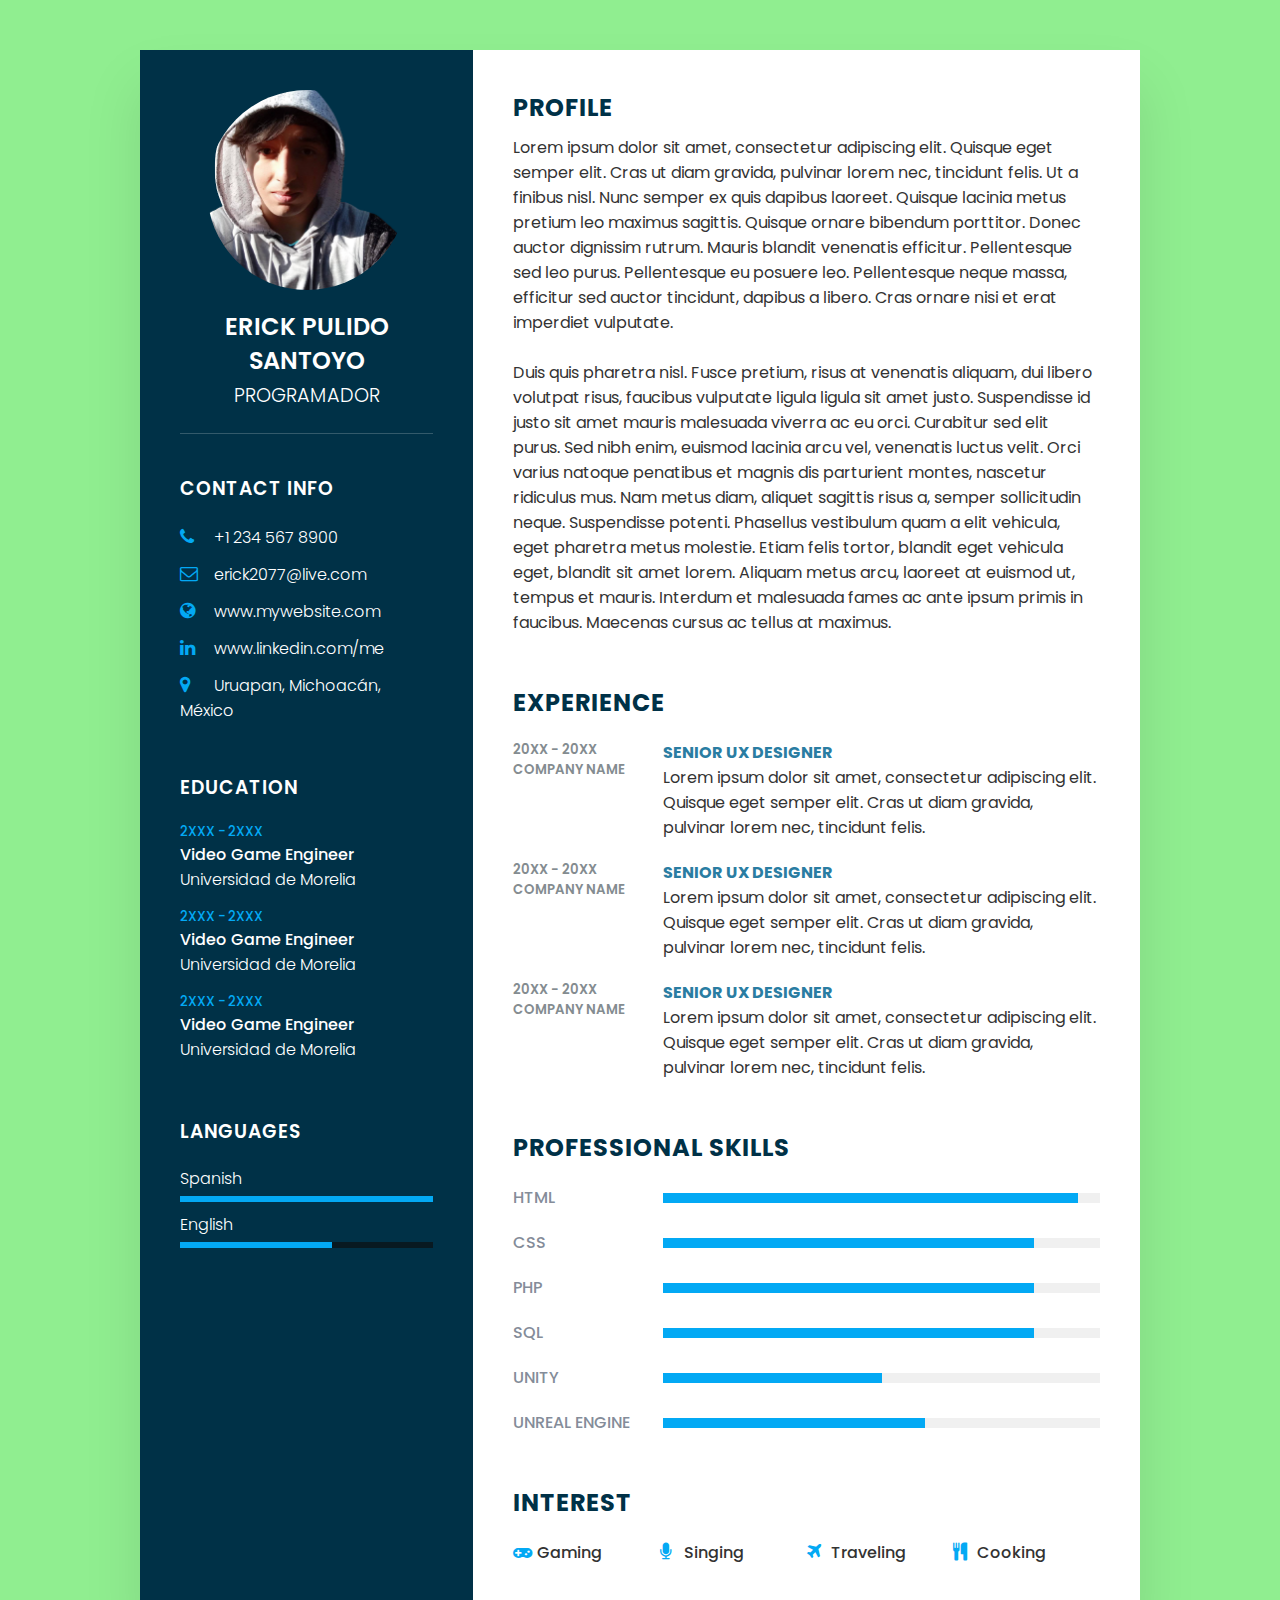
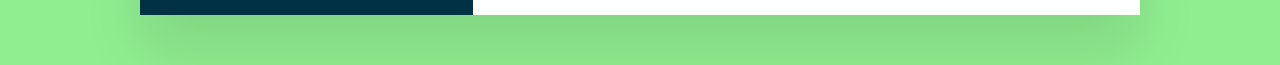
<file: cv_erick.html>
<!DOCTYPE html>
<html>
    <head>
        <meta charset="utf-8">
        <meta name="viewport" content="width=device-width, initial-scale=1.0">
        <link rel="stylesheet" type="text/css" href="cv_erick.css">
        <link rel="stylesheet" href="https://cdnjs.cloudflare.com/ajax/libs/font-awesome/4.7.0/css/font-awesome.css" integrity="sha512-5A8nwdMOWrSz20fDsjczgUidUBR8liPYU+WymTZP1lmY9G6Oc7HlZv156XqnsgNUzTyMefFTcsFH/tnJE/+xBg==" crossorigin="anonymous" referrerpolicy="no-referrer" />
    </head>
    <body>
        <div class="container">
            <div class="left_side">
                <div class="profileText">
                    <div class="imgBx">
                        <img src="erick.png">
                    </div>
                    <h2>Erick Pulido Santoyo<br><span>Programador</span></h2>
                </div>
                <div class="contactInfo">
                    <h3 class="title">Contact Info</h3>
                    <ul>
                        <li>
                            <span class="icon"><i class="fa fa-phone" aria-hidden="true"></i></span>
                            <span class="text">+1 234 567 8900</span>
                        </li>
                        <li>
                            <span class="icon"><i class="fa fa-envelope-o" aria-hidden="true"></i></span>
                            <span class="text">erick2077@live.com</span>
                        </li>
                        <li>
                            <span class="icon"><i class="fa fa-globe" aria-hidden="true"></i></span>
                            <span class="text">www.mywebsite.com</span>
                        </li>
                        <li>
                            <span class="icon"><i class="fa fa-linkedin" aria-hidden="true"></i></span>
                            <span class="text">www.linkedin.com/me</span>
                        </li>
                        <li>
                            <span class="icon"><i class="fa fa-map-marker" aria-hidden="true"></i></span>
                            <span class="text">Uruapan, Michoacán, México</span>
                        </li>
                    </ul>
                </div>

                <div class="contactInfo education">
                    <h3 class="title">Education</h3>
                    <ul>
                        <li>
                            <h5>2XXX - 2XXX</h5>
                            <h4>Video Game Engineer</h4>
                            <h4>Universidad de Morelia</h4>
                        </li>
                        <li>
                            <h5>2XXX - 2XXX</h5>
                            <h4>Video Game Engineer</h4>
                            <h4>Universidad de Morelia</h4>
                        </li>
                        <li>
                            <h5>2XXX - 2XXX</h5>
                            <h4>Video Game Engineer</h4>
                            <h4>Universidad de Morelia</h4>
                        </li>
                    </ul>
                </div>

                <div class="contactInfo language">
                    <h3 class="title">Languages</h3>
                    <ul>
                        <li>
                            <span class="text">Spanish</span>
                            <span class="percent">
                                <div style="width: 100%;"></div>
                            </span>
                        </li>
                        <li>
                            <span class="text">English</span>
                            <span class="percent">
                                <div style="width: 60%;"></div>
                            </span>
                        </li>
                    </ul>
                </div>
            </div>

            <div class="right_side">
                <div class="about">
                    <h2 class="title2">Profile</h2>
                    <p>Lorem ipsum dolor sit amet, consectetur adipiscing elit. Quisque eget semper elit. Cras ut diam gravida, pulvinar lorem nec, tincidunt felis. Ut a finibus nisl. Nunc semper ex quis dapibus laoreet. Quisque lacinia metus pretium leo maximus sagittis. Quisque ornare bibendum porttitor. Donec auctor dignissim rutrum. Mauris blandit venenatis efficitur. Pellentesque sed leo purus. Pellentesque eu posuere leo. Pellentesque neque massa, efficitur sed auctor tincidunt, dapibus a libero. Cras ornare nisi et erat imperdiet vulputate.
                    <br><br>Duis quis pharetra nisl. Fusce pretium, risus at venenatis aliquam, dui libero volutpat risus, faucibus vulputate ligula ligula sit amet justo. Suspendisse id justo sit amet mauris malesuada viverra ac eu orci. Curabitur sed elit purus. Sed nibh enim, euismod lacinia arcu vel, venenatis luctus velit. Orci varius natoque penatibus et magnis dis parturient montes, nascetur ridiculus mus. Nam metus diam, aliquet sagittis risus a, semper sollicitudin neque. Suspendisse potenti. Phasellus vestibulum quam a elit vehicula, eget pharetra metus molestie. Etiam felis tortor, blandit eget vehicula eget, blandit sit amet lorem. Aliquam metus arcu, laoreet at euismod ut, tempus et mauris. Interdum et malesuada fames ac ante ipsum primis in faucibus. Maecenas cursus ac tellus at maximus.</p>
                </div>
                <div class="about">
                    <h2 class="title2">Experience</h2>
                    <div class="box">
                        <div class="year_company">
                            <h5>20XX - 20XX</h5>
                            <h5>Company Name</h5>
                        </div>
                        <div class="text">
                            <h4>Senior UX Designer</h4>
                            <p>Lorem ipsum dolor sit amet, consectetur adipiscing elit. Quisque eget semper elit. Cras ut diam gravida, pulvinar lorem nec, tincidunt felis.</p>
                        </div>
                    </div>
                    <div class="box">
                        <div class="year_company">
                            <h5>20XX - 20XX</h5>
                            <h5>Company Name</h5>
                        </div>
                        <div class="text">
                            <h4>Senior UX Designer</h4>
                            <p>Lorem ipsum dolor sit amet, consectetur adipiscing elit. Quisque eget semper elit. Cras ut diam gravida, pulvinar lorem nec, tincidunt felis.</p>
                        </div>
                    </div>
                    <div class="box">
                        <div class="year_company">
                            <h5>20XX - 20XX</h5>
                            <h5>Company Name</h5>
                        </div>
                        <div class="text">
                            <h4>Senior UX Designer</h4>
                            <p>Lorem ipsum dolor sit amet, consectetur adipiscing elit. Quisque eget semper elit. Cras ut diam gravida, pulvinar lorem nec, tincidunt felis.</p>
                        </div>
                    </div>
                </div>

                <div class="about skills">
                    <h2 class="title2">Professional Skills</h2>
                    <div class="box">
                        <h4>Html</h4>
                        <div class="percent">
                            <div style="width: 95%;"></div>
                        </div>
                    </div>
                    <div class="box">
                        <h4>CSS</h4>
                        <div class="percent">
                            <div style="width: 85%;"></div>
                        </div>
                    </div>
                    <div class="box">
                        <h4>PHP</h4>
                        <div class="percent">
                            <div style="width: 85%;"></div>
                        </div>
                    </div>
                    <div class="box">
                        <h4>Sql</h4>
                        <div class="percent">
                            <div style="width: 85%;"></div>
                        </div>
                    </div>
                    <div class="box">
                        <h4>Unity</h4>
                        <div class="percent">
                            <div style="width: 50%;"></div>
                        </div>
                    </div>
                    <div class="box">
                        <h4>Unreal Engine</h4>
                        <div class="percent">
                            <div style="width: 60%;"></div>
                        </div>
                    </div>
                </div>

                <div class="about interest">
                    <h2 class="title2">Interest</h2>
                    <ul>
                        <li><i class="fa fa-gamepad" aria-hidden="true"></i> Gaming</li>
                        <li><i class="fa fa-microphone" aria-hidden="true"></i> Singing</li>
                        <li><i class="fa fa-plane" aria-hidden="true"></i> Traveling</li>
                        <li><i class="fa fa-cutlery" aria-hidden="true"></i> Cooking</li>
                    </ul>
                </div>

            </div>
        </div>
    </body>
</html>
</file>
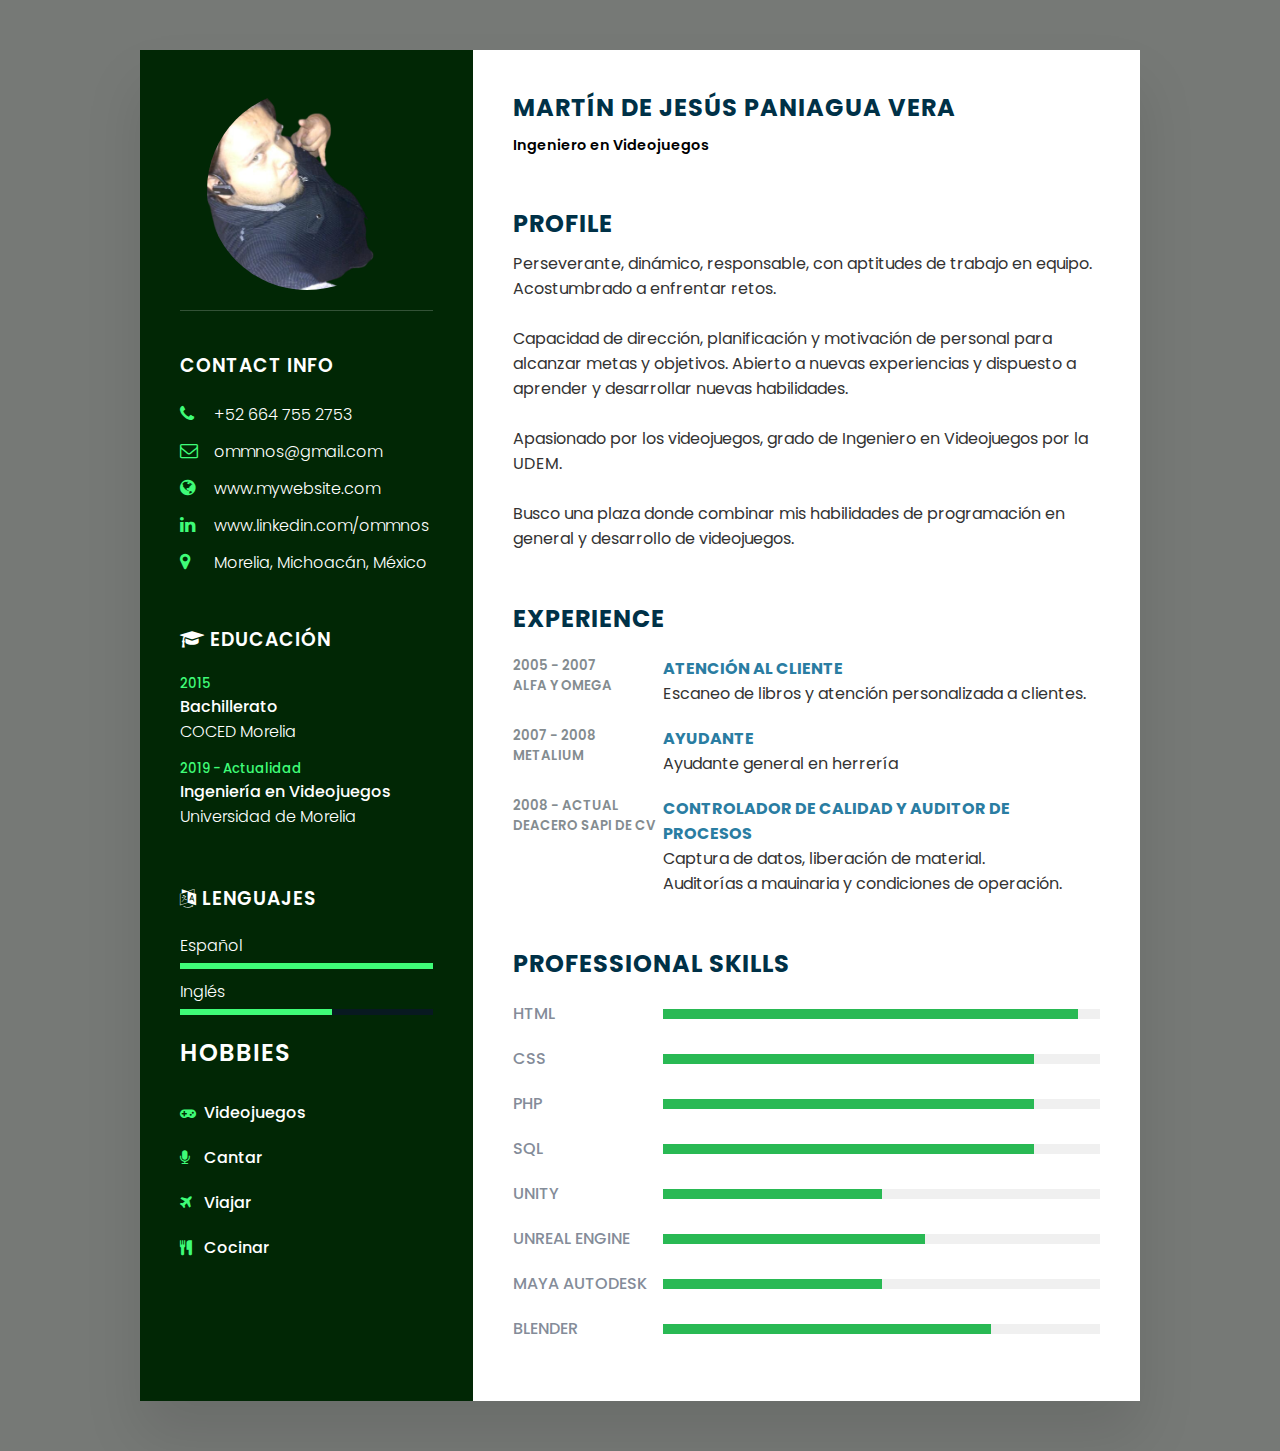
<file: cv_yisus.html>
<!DOCTYPE html>
<html>
    <head>
        <meta charset="utf-8">
        <meta name="viewport" content="width=device-width, initial-scale=1.0">
        <link rel="stylesheet" type="text/css" href="cv_yisus.css">
        <link rel="stylesheet" href="https://cdnjs.cloudflare.com/ajax/libs/font-awesome/4.7.0/css/font-awesome.css" integrity="sha512-5A8nwdMOWrSz20fDsjczgUidUBR8liPYU+WymTZP1lmY9G6Oc7HlZv156XqnsgNUzTyMefFTcsFH/tnJE/+xBg==" crossorigin="anonymous" referrerpolicy="no-referrer" />
    </head>
    <body>
        <div class="container">
            <div class="left_side">
                <div class="profileText">
                    <div class="imgBx">
                        <img src="yisus.png">
                    </div>
                </div>
                <div class="contactInfo">
                    <h3 class="title">Contact Info</h3>
                    <ul>
                        <li>
                            <span class="icon"><i class="fa fa-phone" aria-hidden="true"></i></span>
                            <span class="text">+52 664 755 2753</span>
                        </li>
                        <li>
                            <span class="icon"><i class="fa fa-envelope-o" aria-hidden="true"></i></span>
                            <span class="text">ommnos@gmail.com</span>
                        </li>
                        <li>
                            <span class="icon"><i class="fa fa-globe" aria-hidden="true"></i></span>
                            <span class="text">www.mywebsite.com</span>
                        </li>
                        <li>
                            <span class="icon"><i class="fa fa-linkedin" aria-hidden="true"></i></span>
                            <span class="text">www.linkedin.com/ommnos</span>
                        </li>
                        <li>
                            <span class="icon"><i class="fa fa-map-marker" aria-hidden="true"></i></span>
                            <span class="text">Morelia, Michoacán, México</span>
                        </li>
                    </ul>
                </div>

                <div class="contactInfo education">
                    <h3 class="title"><i class="fa fa-graduation-cap" aria-hidden="true"></i> Educación</h3>
                    <ul>
                        <li>
                            <h5>2015</h5>
                            <h4>Bachillerato</h4>
                            <h4>COCED Morelia</h4>
                        </li>
                        <li>
                            <h5>2019 - Actualidad</h5>
                            <h4>Ingeniería en Videojuegos</h4>
                            <h4>Universidad de Morelia</h4>
                        </li>
                    </ul>
                </div>

                <div class="contactInfo language">
                    <h3 class="title"><i class="fa fa-language" aria-hidden="true"></i> Lenguajes</h3>
                    <ul>
                        <li>
                            <span class="text">Español</span>
                            <span class="percent">
                                <div style="width: 100%;"></div>
                            </span>
                        </li>
                        <li>
                            <span class="text">Inglés</span>
                            <span class="percent">
                                <div style="width: 60%;"></div>
                            </span>
                        </li>
                    </ul>
                </div>
                
                <div class="about interest">
                    <h2 class="title">Hobbies</h2>
                    <ul>
                        <li><i class="fa fa-gamepad" aria-hidden="true"></i> Videojuegos</li>
                        <li><i class="fa fa-microphone" aria-hidden="true"></i> Cantar</li>
                        <li><i class="fa fa-plane" aria-hidden="true"></i> Viajar</li>
                        <li><i class="fa fa-cutlery" aria-hidden="true"></i> Cocinar</li>
                    </ul>
                </div>

            </div>

            <div class="right_side">
                <div class="about">
                    <h2 class="title2">Martín de Jesús Paniagua Vera</h2>
                    <h3 class="of">Ingeniero en Videojuegos</h3>
                </div>

                <div class="about">
                    <h2 class="title2">Profile</h2>
                    <p>Perseverante, dinámico, responsable, con aptitudes de trabajo en equipo. Acostumbrado a enfrentar retos.
                    <br><br>Capacidad de dirección, planificación y motivación de personal para alcanzar metas y objetivos. Abierto a nuevas experiencias y dispuesto a aprender y desarrollar nuevas habilidades.
                    <br><br>Apasionado por los videojuegos, grado de Ingeniero en Videojuegos por la UDEM.
                    <br><br>Busco una plaza donde combinar mis habilidades de programación en general y desarrollo de videojuegos.</p>
                </div>
                <div class="about">
                    <h2 class="title2">Experience</h2>
                    <div class="box">
                        <div class="year_company">
                            <h5>2005 - 2007</h5>
                            <h5>Alfa y omega</h5>
                        </div>
                        <div class="text">
                            <h4>Atención al cliente</h4>
                            <p>Escaneo de libros y atención personalizada a clientes.</p>
                        </div>
                    </div>
                    <div class="box">
                        <div class="year_company">
                            <h5>2007 - 2008</h5>
                            <h5>Metalium</h5>
                        </div>
                        <div class="text">
                            <h4>Ayudante</h4>
                            <p>Ayudante general en herrería</p>
                        </div>
                    </div>
                    <div class="box">
                        <div class="year_company">
                            <h5>2008 - Actual</h5>
                            <h5>DeAcero SAPI de CV</h5>
                        </div>
                        <div class="text">
                            <h4>Controlador de calidad y auditor de procesos</h4>
                            <p>Captura de datos, liberación de material.<br>Auditorías a mauinaria y condiciones de operación.</p>
                        </div>
                    </div>
                </div>
                

                <div class="about skills">
                    <h2 class="title2">Professional Skills</h2>
                    <div class="box">
                        <h4>Html</h4>
                        <div class="percent">
                            <div style="width: 95%;"></div>
                        </div>
                    </div>
                    <div class="box">
                        <h4>CSS</h4>
                        <div class="percent">
                            <div style="width: 85%;"></div>
                        </div>
                    </div>
                    <div class="box">
                        <h4>PHP</h4>
                        <div class="percent">
                            <div style="width: 85%;"></div>
                        </div>
                    </div>
                    <div class="box">
                        <h4>Sql</h4>
                        <div class="percent">
                            <div style="width: 85%;"></div>
                        </div>
                    </div>
                    <div class="box">
                        <h4>Unity</h4>
                        <div class="percent">
                            <div style="width: 50%;"></div>
                        </div>
                    </div>
                    <div class="box">
                        <h4>Unreal Engine</h4>
                        <div class="percent">
                            <div style="width: 60%;"></div>
                        </div>
                    </div>
                    <div class="box">
                        <h4>Maya Autodesk</h4>
                        <div class="percent">
                            <div style="width: 50%;"></div>
                        </div>
                    </div>
                    <div class="box">
                        <h4>Blender</h4>
                        <div class="percent">
                            <div style="width: 75%;"></div>
                        </div>
                    </div>
                </div>
            </div>
        </div>

    </body>
</html>
</file>
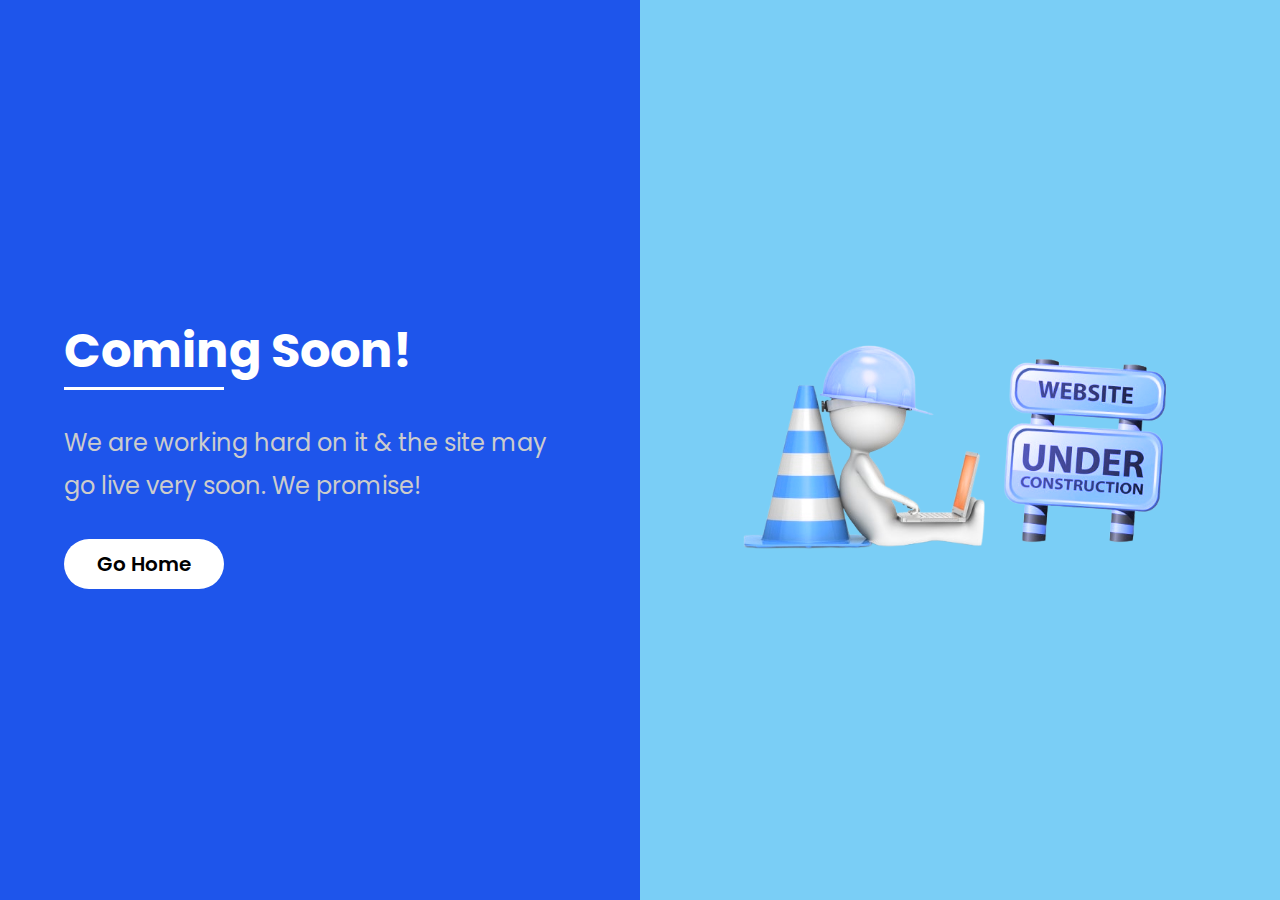
<file: under.html>
<!DOCTYPE html>
<html lang="en">
<head>
    <meta charset="UTF-8">
    <meta name="viewport" content="width=device-width, initial-scale=1.0">
    <link rel="stylesheet" href="under.css">
    <link href="https://fonts.googleapis.com/css?family=Poppins:400,600&display=swap" rel="stylesheet">
    <title>Coming Soon</title>
</head>
<body>
    <div class="uc__wrapper">
        <div class="uc__details">
            <h1 class="title">Coming Soon!</h1>
           
            <p class="uc__description">
                We are working hard on it & the site may go live very soon. We promise!
            </p>
            <a href="index.html">Go Home</a>
        </div>
        
        <div class="uc__art">
            <img src="under.png">
        </div>
    </div>
</body>
</html>
</file>
<file: cv_erick.css>
@import url('https://fonts.googleapis.com/css2?family=Poppins:wgft@300;400;500;600;700;800;900&display=swap');

*{
    margin: 0;
    padding: 0;
    box-sizing: border-box;
    font-family: 'Poppins', sans-serif;
}

body{
    background: lightgreen;
    display: flex;
    justify-content: center;
    align-items: center;
    min-height: 100vh;
}

.container{
    position: relative;
    width: 100%;
    max-width: 1000px;
    min-height: 1000px;
    background: #fff;
    margin: 50px;
    display: grid;
    grid-template-columns: 1fr 2fr;
    box-shadow: 0 35px 55px rgba(0, 0, 0, 0.1);
}

.container .left_side{
    position: relative;
    background: #003147;
    padding: 40px;
}

.profileText{
    position: relative;
    display: flex;
    flex-direction: column;
    align-items: center;
    padding-bottom: 20px;
    border-bottom: 1px solid rgba(255, 255, 255, 0.2);
}

.profileText .imgBx{
    position: relative;
    width: 200px;
    height: 200px;
    border-radius: 50%;
    overflow: hidden;
}

.profileText .imgBx img{
    position: absolute;
    top: 0;
    left: 0;
    width: 100%;
    height: 100%;
    object-fit: cover;
}

.profileText h2{
    color: #fff;
    font-size: 1.5em;
    margin-top: 20px;
    text-transform: uppercase;
    text-align: center;
    font-weight: 600;
    line-height: 1.4em;
}

.profileText h2 span{
    font-size: 0.8em;
    font-weight: 300;
}

.contactInfo{
    padding-top: 40px;
}

.title{
    color: #fff;
    text-transform: uppercase;
    font-weight: 600;
    letter-spacing: 1px;
    margin-bottom: 20px;
}

.contactInfo ul{
    position: relative;
}

.contactInfo ul li{
    position: relative;
    list-style: none;
    margin: 10px 0;
    cursor: pointer;
}

.contactInfo ul li .icon{
    display: inline-block;
    width: 30px;
    font-size: 18px;
    color: #03a9f4;
}

.contactInfo ul li span{
    color: #fff;
    font-weight: 300;
}

.contactInfo.education li{
    margin-bottom: 15px;
}

.contactInfo.education h5{
    color: #03a9f4;
    font-weight: 500;
}

.contactInfo.education h4:nth-child(2){
    color: #fff;
    font-weight: 500;
}

.contactInfo.education h4{
    color: #fff;
    font-weight: 300;
}

.contactInfo.language .percent{
    position: relative;
    width: 100%;
    height: 6px;
    background: #081921;
    display: block;
    margin-top: 5px;
}

.contactInfo.language .percent div{
    position: absolute;
    top: 0;
    left: 0;
    height: 100%;
    background: #03a9f4;
}

.container .right_side{
    position: relative;
    background: #fff;
    padding: 40px;
}

.about{
    margin-bottom: 50px;
}

.about:last-child{
    margin-bottom: 0;
}

.title2{
    color: #003147;
    text-transform: uppercase;
    letter-spacing: 1px;
    margin-bottom: 10px;
}

p{
    color: #333;
}

.about .box{
    display: flex;
    flex-direction: row;
    margin: 20px 0;
}

.about .box .year_company{
    min-width: 150px;
}

.about .box .year_company h5{
    text-transform: uppercase;
    color: #848c90;
    font-weight: 600;
}

.about .box .text h4{
    text-transform: uppercase;
    color: #2a7da2;
    font-size: 16px;
}

.skills .box{
    position: relative;
    width: 100%;
    display: grid;
    grid-template-columns: 150px 1fr;
    justify-content: center;
    align-items: center;
}

.skills .box h4{
    text-transform: uppercase;
    color: #848c99;
    font-weight: 500;
}

.skills .box .percent{
    position: relative;
    width: 100%;
    height: 10px;
    background: #f0f0f0;
}

.skills .box .percent div{
    position: absolute;
    top: 0;
    left: 0;
    height: 100%;
    background: #03a9f4;
}

.interest ul{
    display: grid;
    grid-template-columns: repeat(4,1fr);
}

.interest ul li{
    list-style: none;
    color: #333;
    font-weight: 500;
    margin: 10px 0;
}

.interest ul li .fa{
    color: #03a9f4;
    font-size: 18px;
    width: 20px;
}

@media (max-width: 1000px){
    .container{
        margin: 10px;
        grid-template-columns: repeat(1,1fr);
    }
    .interest ul{
        grid-template-columns: repeat(2,1fr);
    }
}

@media (max-width: 600px) {
    .about .box{
        flex-direction: column;
    }
    .about .box .year_company{
        margin-bottom: 5px;
    }
    .interest ul{
        grid-template-columns: repeat(1,1fr);
    }
    .skills .box{
        grid-template-columns: repeat(1,1fr);
    }
}
</file>
<file: cv_yisus.css>
@import url('https://fonts.googleapis.com/css2?family=Poppins:wgft@300;400;500;600;700;800;900&display=swap');

*{
    margin: 0;
    padding: 0;
    box-sizing: border-box;
    font-family: 'Poppins', sans-serif;
}

body{
    background: rgb(118, 121, 118);
    display: flex;
    justify-content: center;
    align-items: center;
    min-height: 100vh;
}

.container{
    position: relative;
    width: 100%;
    max-width: 1000px;
    min-height: 1000px;
    background: #fff;
    margin: 50px;
    display: grid;
    grid-template-columns: 1fr 2fr;
    box-shadow: 0 35px 55px rgba(0, 0, 0, 0.1);
}

.container .left_side{
    position: relative;
    background: #012705;
    padding: 40px;
}

.profileText{
    position: relative;
    display: flex;
    flex-direction: column;
    align-items: center;
    padding-bottom: 20px;
    border-bottom: 1px solid rgba(255, 255, 255, 0.2);
}

.profileText .imgBx{
    position: relative;
    width: 200px;
    height: 200px;
    border-radius: 50%;
    overflow: hidden;
}

.profileText .imgBx img{
    position: absolute;
    top: 0;
    left: 0;
    width: 100%;
    height: 100%;
    object-fit: cover;
}

.profileText h2{
    color: #fff;
    font-size: 1.5em;
    margin-top: 20px;
    text-transform: uppercase;
    text-align: center;
    font-weight: 600;
    line-height: 1.4em;
}

.profileText h2 span{
    font-size: 0.8em;
    font-weight: 300;
}

.contactInfo{
    padding-top: 40px;
}

.title{
    color: #fff;
    text-transform: uppercase;
    font-weight: 600;
    letter-spacing: 1px;
    margin-bottom: 20px;
}

.contactInfo ul{
    position: relative;
}

.contactInfo ul li{
    position: relative;
    list-style: none;
    margin: 10px 0;
    cursor: pointer;
}

.contactInfo ul li .icon{
    display: inline-block;
    width: 30px;
    font-size: 18px;
    color: /*#03a9f4*/#3ffc78;
}

.contactInfo ul li span{
    color: #fff;
    font-weight: 300;
}

.contactInfo.education li{
    margin-bottom: 15px;
}

.contactInfo.education h5{
    color: #3ffc78;
    font-weight: 500;
}

.contactInfo.education h4:nth-child(2){
    color: #fff;
    font-weight: 500;
}

.contactInfo.education h4{
    color: #fff;
    font-weight: 300;
}

.contactInfo.language .percent{
    position: relative;
    width: 100%;
    height: 6px;
    background: #081921;
    display: block;
    margin-top: 5px;
}

.contactInfo.language .percent div{
    position: absolute;
    top: 0;
    left: 0;
    height: 100%;
    background: #3ffc78;
}

.container .right_side{
    position: relative;
    background: #fff;
    padding: 40px;
}

.about{
    margin-bottom: 50px;
}

.about:last-child{
    margin-bottom: 0;
}

.title2{
    color: #003147;
    text-transform: uppercase;
    letter-spacing: 1px;
    margin-bottom: 10px;
}

.of{
    font-size: 0.9em;
    font-weight: 600;
}

p{
    color: #333;
}

.about .box{
    display: flex;
    flex-direction: row;
    margin: 20px 0;
}

.about .box .year_company{
    min-width: 150px;
}

.about .box .year_company h5{
    text-transform: uppercase;
    color: #848c90;
    font-weight: 600;
}

.about .box .text h4{
    text-transform: uppercase;
    color: #2a7da2;
    font-size: 16px;
}

.skills .box{
    position: relative;
    width: 100%;
    display: grid;
    grid-template-columns: 150px 1fr;
    justify-content: center;
    align-items: center;
}

.skills .box h4{
    text-transform: uppercase;
    color: #848c99;
    font-weight: 500;
}

.skills .box .percent{
    position: relative;
    width: 100%;
    height: 10px;
    background: #f0f0f0;
}

.skills .box .percent div{
    position: absolute;
    top: 0;
    left: 0;
    height: 100%;
    background: #29b954;
}

.interest{
    margin-top: 20px;
}

.interest ul{
    display: grid;
    grid-template-columns: repeat(1,1fr);
}

.interest ul li{
    list-style: none;
    color: rgb(255, 255, 255);
    font-weight: 500;
    margin: 10px 0;
}

.interest ul li .fa{
    color: #3ffc78;
    font-size: 15px;
    width: 20px;
}

@media (max-width: 1000px){
    .container{
        margin: 10px;
        grid-template-columns: repeat(1,1fr);
    }
    /*.interest ul{
        grid-template-columns: repeat(2,1fr);
    }*/
}

@media (max-width: 600px) {
    .about .box{
        flex-direction: column;
    }
    .about .box .year_company{
        margin-bottom: 5px;
    }/*
    .interest ul{
        grid-template-columns: repeat(1,1fr);
    }*/
    .skills .box{
        grid-template-columns: repeat(1,1fr);
    }
}
</file>
<file: under.css>
* {
    margin: 0;
    padding: 0;
    box-sizing: border-box;
}

html, body {
    height: 100%;
}

body {
    font-size: 1rem;
    line-height: 1.65;
    font-family: 'Poppins', sans-serif;
    background: linear-gradient(to right, #1e55eb 50%, #7acef6 50%);
    color: #fff;
}

/*Main Styles*/

.uc__wrapper {
    height: 100vh;
    display: flex;
    justify-content: space-between;
}

.uc__details {
    flex-basis: 50%;
    display: flex;
    flex-direction: column;
    padding: 0 4rem;
    align-items: flex-start;
    justify-content: center;
}

.uc__art {
    flex-basis: 50%;
    display: flex;
    align-items: center;
    justify-content: center;
}

.uc__art img {
    width: 70%;
    filter: hue-rotate(180deg);
}

.title {
    display: inline-block;
    font-size: 3em;
    position: relative;
    margin-bottom: 2rem;
}

.title::after {
    content: '';
    position: absolute;
    bottom: 0;
    left: 0;
    height: 3px;
    background-color: #fff;
    width: 160px;
}

.uc__description {
    margin-bottom: 2rem;
    line-height: 1.77;
    color: #ccc;
    font-size: 1.5em;
}

.uc__details a{
    background: #fff;
    color: #000;
    width: 160px;
    height: 50px;
    line-height: 50px;
    border-radius: 50px;
    display: inline-block;
    text-align: center;
    text-decoration: none;
    font-size: 20px;
    font-weight: 600;
}
</file>
